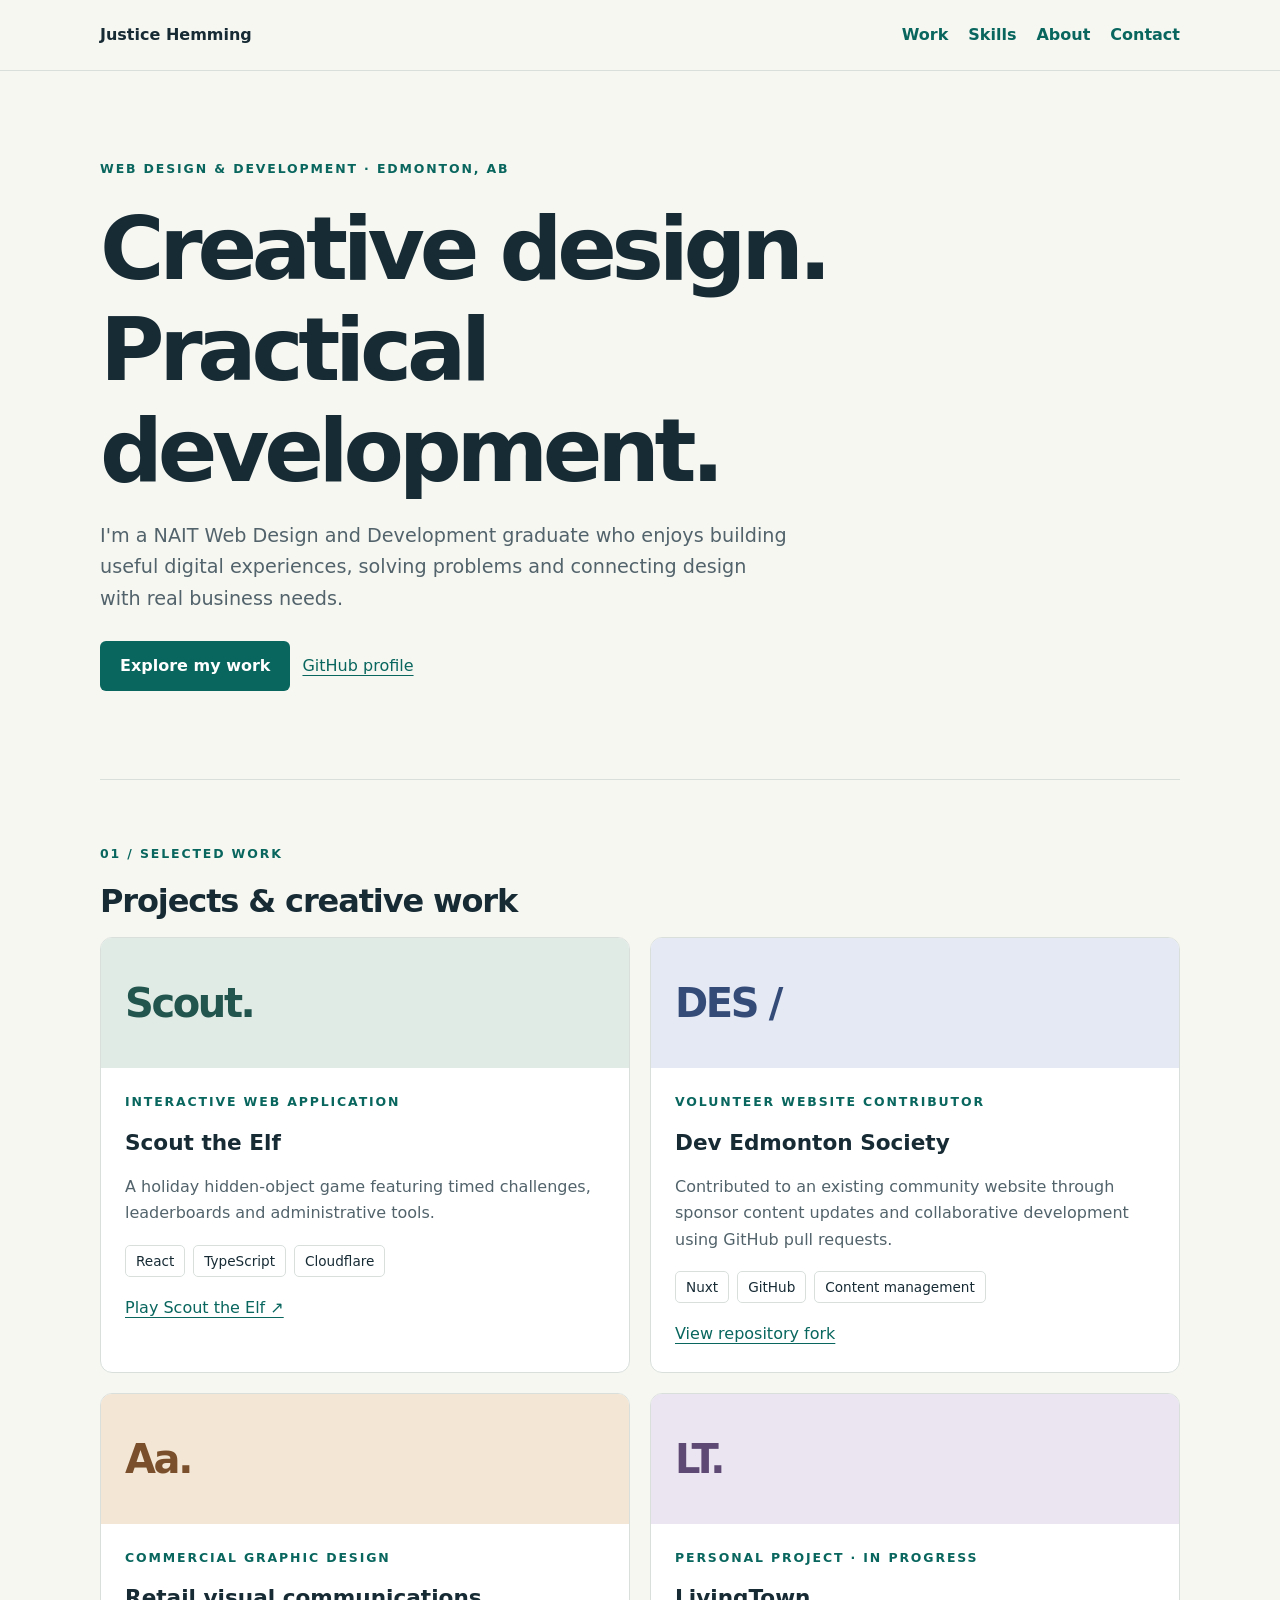
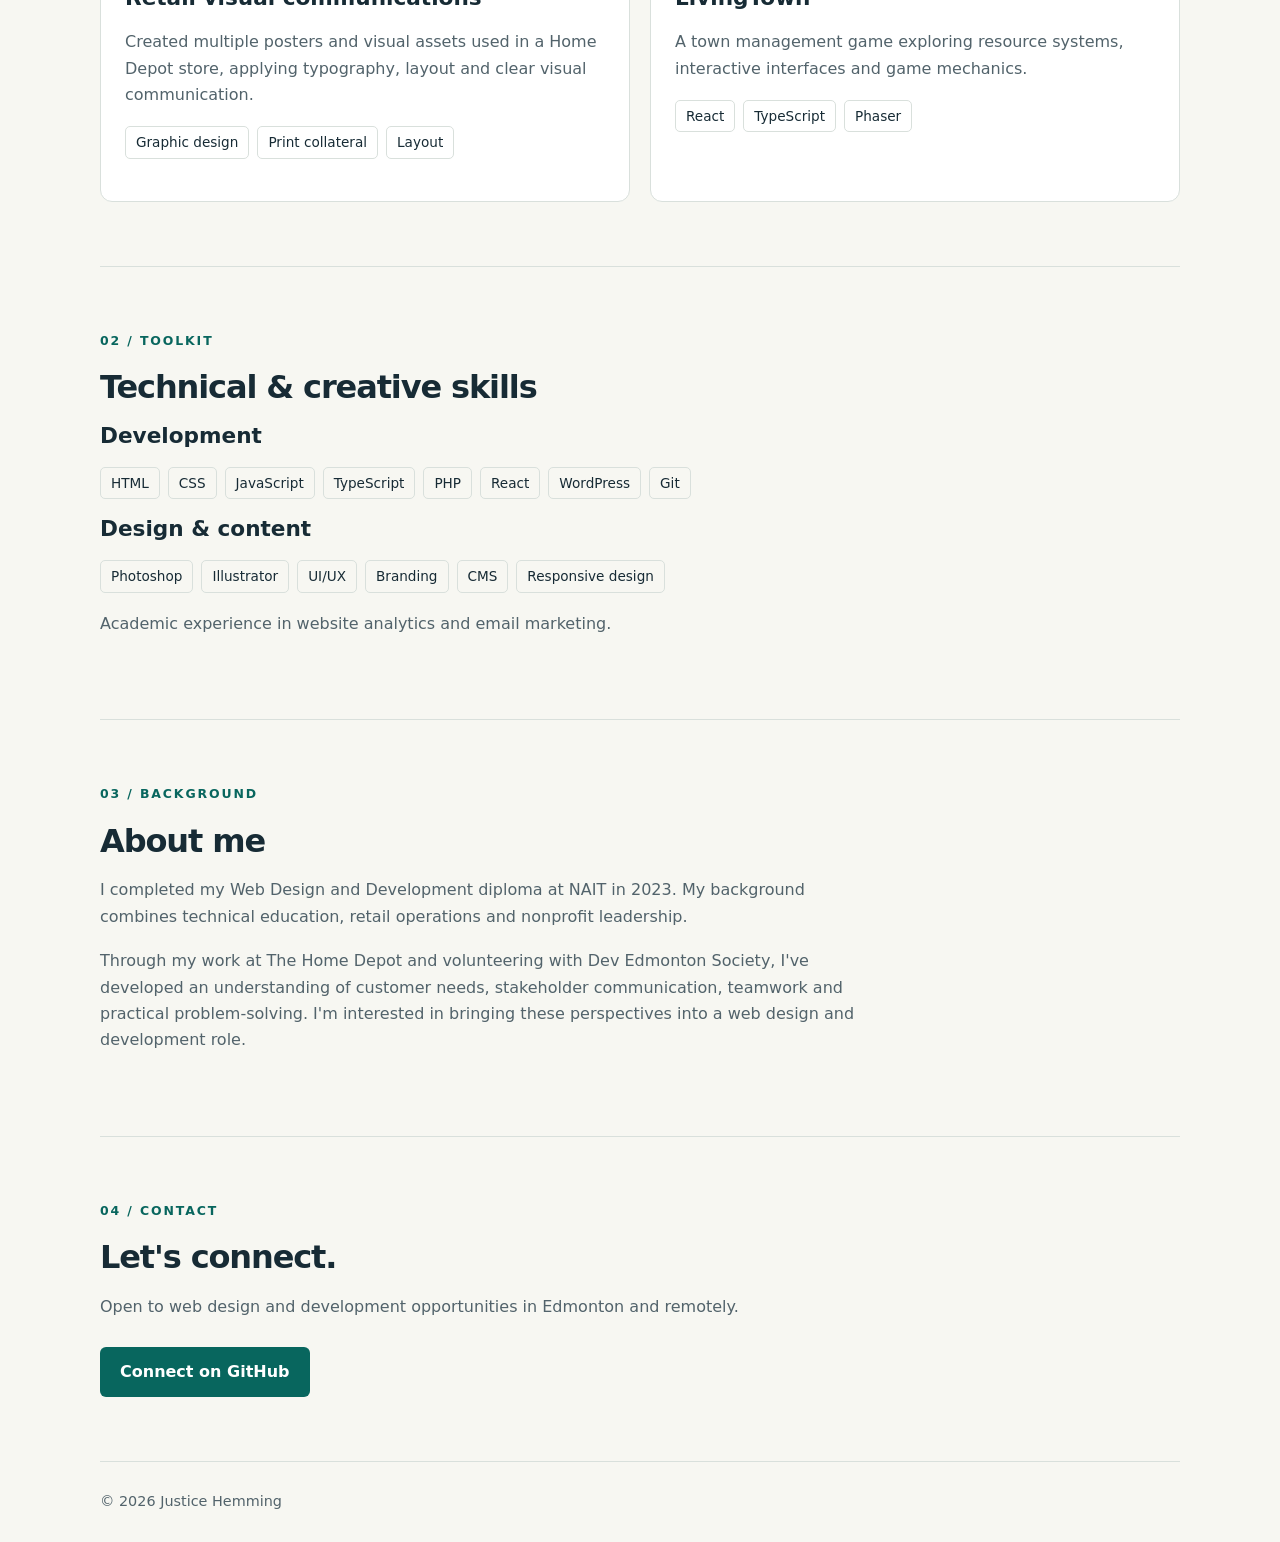
<file: index.html>
<!doctype html>
<html lang="en-CA">
<head>
<meta charset="utf-8">
<meta name="viewport" content="width=device-width, initial-scale=1">
<meta name="description" content="Justice Hemming — web design, development and creative projects in Edmonton, Alberta.">
<title>Justice Hemming | Design & Development</title>
<style>
:root{color-scheme:light;--ink:#172b35;--muted:#52636b;--accent:#08665e;--paper:#f7f7f2;--line:#d9e0dc}*{box-sizing:border-box}html{scroll-behavior:smooth}body{margin:0;background:var(--paper);color:var(--ink);font:16px/1.65 system-ui,sans-serif}a{color:var(--accent);text-underline-offset:4px}a:focus-visible{outline:3px solid var(--accent);outline-offset:5px}.wrap{width:min(1080px,calc(100% - 40px));margin:auto}header{border-bottom:1px solid var(--line)}nav{display:flex;justify-content:space-between;align-items:center;gap:20px;flex-wrap:wrap;padding:22px 0}nav a{font-weight:650;text-decoration:none}nav div{display:flex;gap:20px;flex-wrap:wrap}.brand{color:var(--ink)}section{padding:64px 0;border-bottom:1px solid var(--line)}.hero{padding:88px 0}.eyebrow{font-size:.78rem;font-weight:750;letter-spacing:.15em;text-transform:uppercase;color:var(--accent)}h1,h2,h3{line-height:1.15;margin:0 0 18px}h1{font-size:clamp(2.8rem,7vw,5.5rem);letter-spacing:-.06em;max-width:850px}h2{font-size:2rem;letter-spacing:-.035em}h3{font-size:1.35rem}p{margin:0 0 18px;color:var(--muted)}.lead{font-size:1.2rem;max-width:690px}.button{display:inline-block;background:var(--accent);color:white;padding:12px 20px;border-radius:6px;text-decoration:none;font-weight:650;margin:8px 12px 0 0}.grid{display:grid;grid-template-columns:repeat(2,minmax(0,1fr));gap:20px}.project{background:white;border:1px solid var(--line);border-radius:12px;overflow:hidden}.visual{height:130px;display:flex;align-items:center;padding:24px;background:#e1ebe6;color:#21554d;font-size:2.5rem;font-weight:800;letter-spacing:-.06em}.project:nth-child(2) .visual{background:#e4e9f4;color:#344b78}.project:nth-child(3) .visual{background:#f4e6d5;color:#79502b}.project:nth-child(4) .visual{background:#eae5f0;color:#5e4974}.content{padding:24px}.tags{display:flex;flex-wrap:wrap;gap:8px;list-style:none;padding:0;margin:18px 0}.tags li{border:1px solid var(--line);border-radius:5px;padding:4px 10px;font-size:.85rem}.about{max-width:760px}footer{padding:28px 0;color:var(--muted);font-size:.9rem}.skip{position:absolute;left:10px;top:-100px;background:white;padding:10px}.skip:focus{top:10px}@media(max-width:650px){.grid{grid-template-columns:1fr}section{padding:42px 0}.hero{padding:56px 0}}@media(prefers-reduced-motion:reduce){html{scroll-behavior:auto}}
</style>
</head>
<body>
<a class="skip" href="#main">Skip to content</a>
<header><nav class="wrap" aria-label="Main navigation"><a class="brand" href="#">Justice Hemming</a><div><a href="#work">Work</a><a href="#skills">Skills</a><a href="#about">About</a><a href="#contact">Contact</a></div></nav></header>
<main id="main" class="wrap">
<section class="hero"><p class="eyebrow">Web design &amp; development · Edmonton, AB</p><h1>Creative design.<br>Practical development.</h1><p class="lead">I'm a NAIT Web Design and Development graduate who enjoys building useful digital experiences, solving problems and connecting design with real business needs.</p><a class="button" href="#work">Explore my work</a><a href="https://github.com/Jhemming93">GitHub profile</a></section>
<section id="work"><p class="eyebrow">01 / Selected work</p><h2>Projects &amp; creative work</h2><div class="grid">
<article class="project"><div class="visual" aria-hidden="true">Scout.</div><div class="content"><p class="eyebrow">Interactive web application</p><h3>Scout the Elf</h3><p>A holiday hidden-object game featuring timed challenges, leaderboards and administrative tools.</p><ul class="tags"><li>React</li><li>TypeScript</li><li>Cloudflare</li></ul><a href="https://scoutfinder.enigmacyptic.workers.dev/">Play Scout the Elf ↗</a></div></article>
<article class="project"><div class="visual" aria-hidden="true">DES /</div><div class="content"><p class="eyebrow">Volunteer website contributor</p><h3>Dev Edmonton Society</h3><p>Contributed to an existing community website through sponsor content updates and collaborative development using GitHub pull requests.</p><ul class="tags"><li>Nuxt</li><li>GitHub</li><li>Content management</li></ul><a href="https://github.com/Jhemming93/DES-Website">View repository fork</a></div></article>
<article class="project"><div class="visual" aria-hidden="true">Aa.</div><div class="content"><p class="eyebrow">Commercial graphic design</p><h3>Retail visual communications</h3><p>Created multiple posters and visual assets used in a Home Depot store, applying typography, layout and clear visual communication.</p><ul class="tags"><li>Graphic design</li><li>Print collateral</li><li>Layout</li></ul></div></article>
<article class="project"><div class="visual" aria-hidden="true">LT.</div><div class="content"><p class="eyebrow">Personal project · In progress</p><h3>LivingTown</h3><p>A town management game exploring resource systems, interactive interfaces and game mechanics.</p><ul class="tags"><li>React</li><li>TypeScript</li><li>Phaser</li></ul></div></article>
</div></section>
<section id="skills"><p class="eyebrow">02 / Toolkit</p><h2>Technical &amp; creative skills</h2><h3>Development</h3><ul class="tags"><li>HTML</li><li>CSS</li><li>JavaScript</li><li>TypeScript</li><li>PHP</li><li>React</li><li>WordPress</li><li>Git</li></ul><h3>Design &amp; content</h3><ul class="tags"><li>Photoshop</li><li>Illustrator</li><li>UI/UX</li><li>Branding</li><li>CMS</li><li>Responsive design</li></ul><p>Academic experience in website analytics and email marketing.</p></section>
<section id="about"><p class="eyebrow">03 / Background</p><h2>About me</h2><div class="about"><p>I completed my Web Design and Development diploma at NAIT in 2023. My background combines technical education, retail operations and nonprofit leadership.</p><p>Through my work at The Home Depot and volunteering with Dev Edmonton Society, I've developed an understanding of customer needs, stakeholder communication, teamwork and practical problem-solving. I'm interested in bringing these perspectives into a web design and development role.</p></div></section>
<section id="contact"><p class="eyebrow">04 / Contact</p><h2>Let's connect.</h2><p>Open to web design and development opportunities in Edmonton and remotely.</p><a class="button" href="https://github.com/Jhemming93">Connect on GitHub</a></section>
</main><footer class="wrap">© 2026 Justice Hemming</footer>
</body></html>
</file>
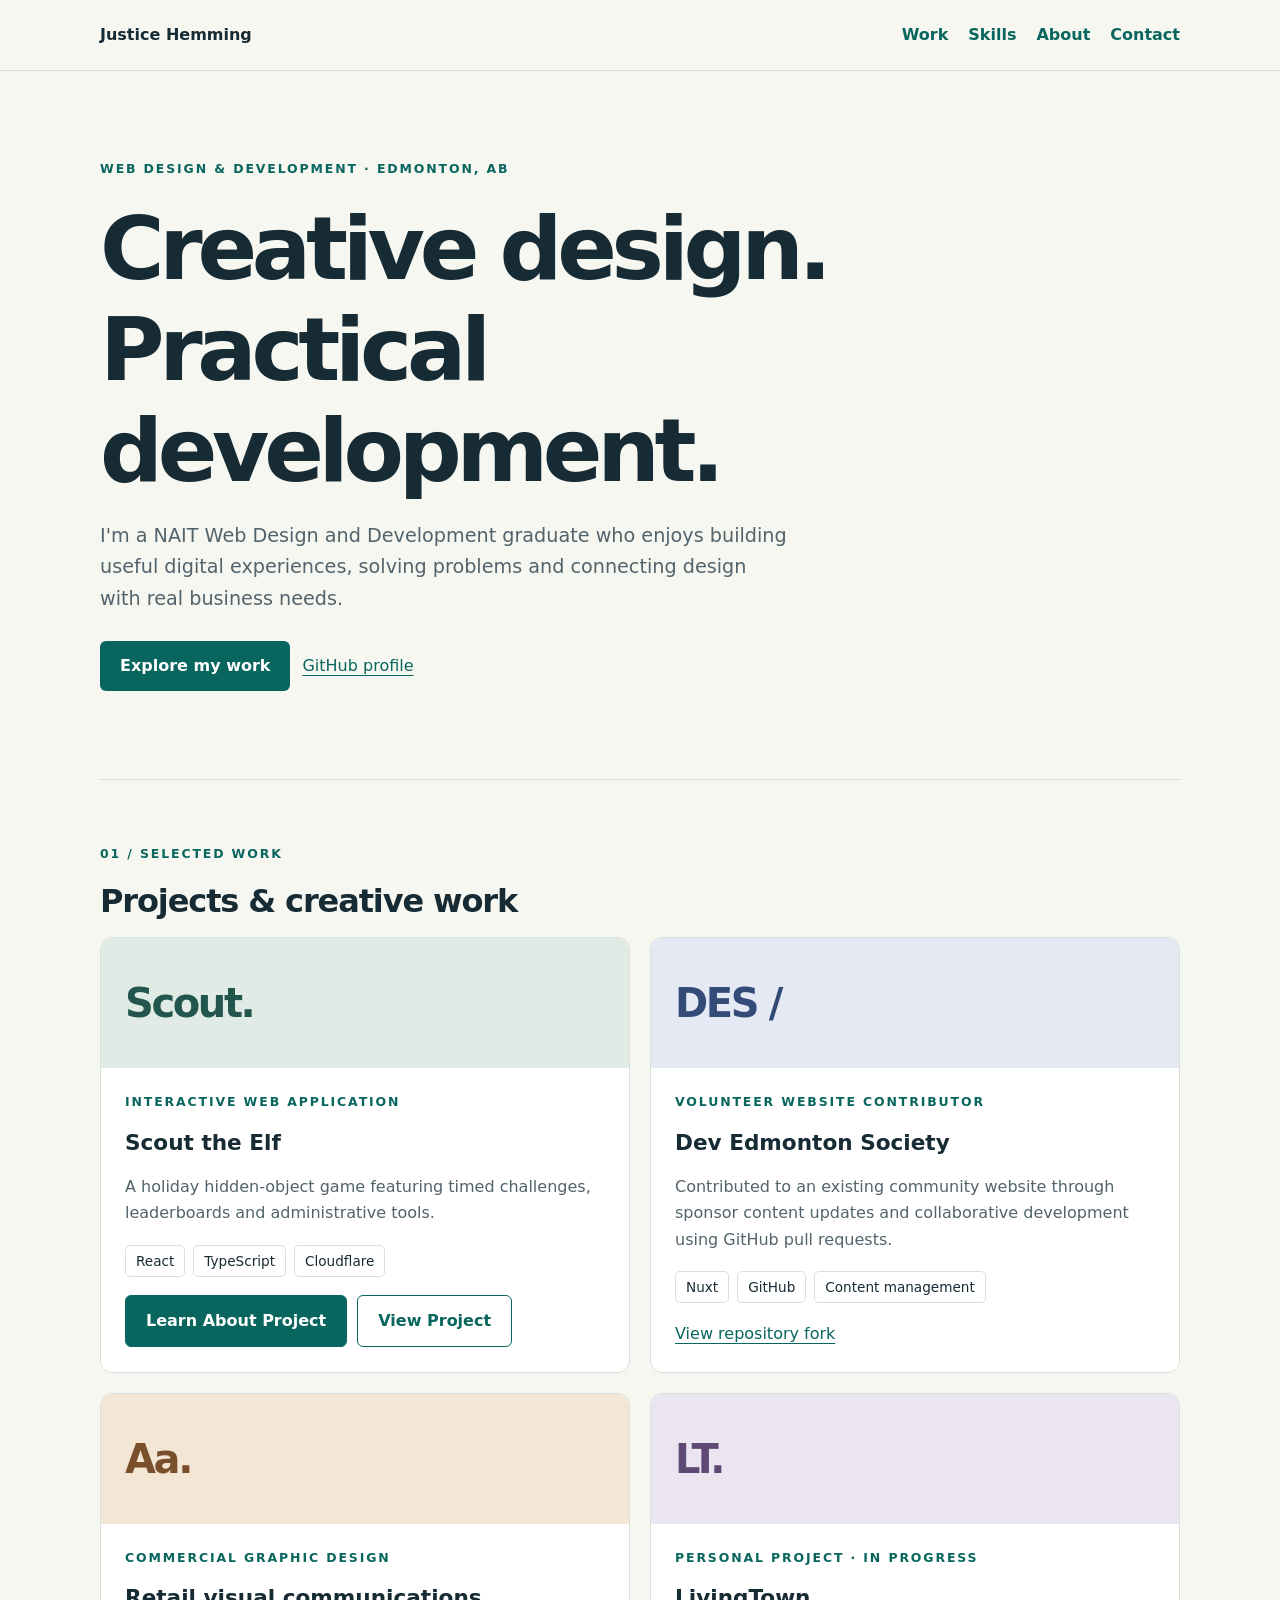
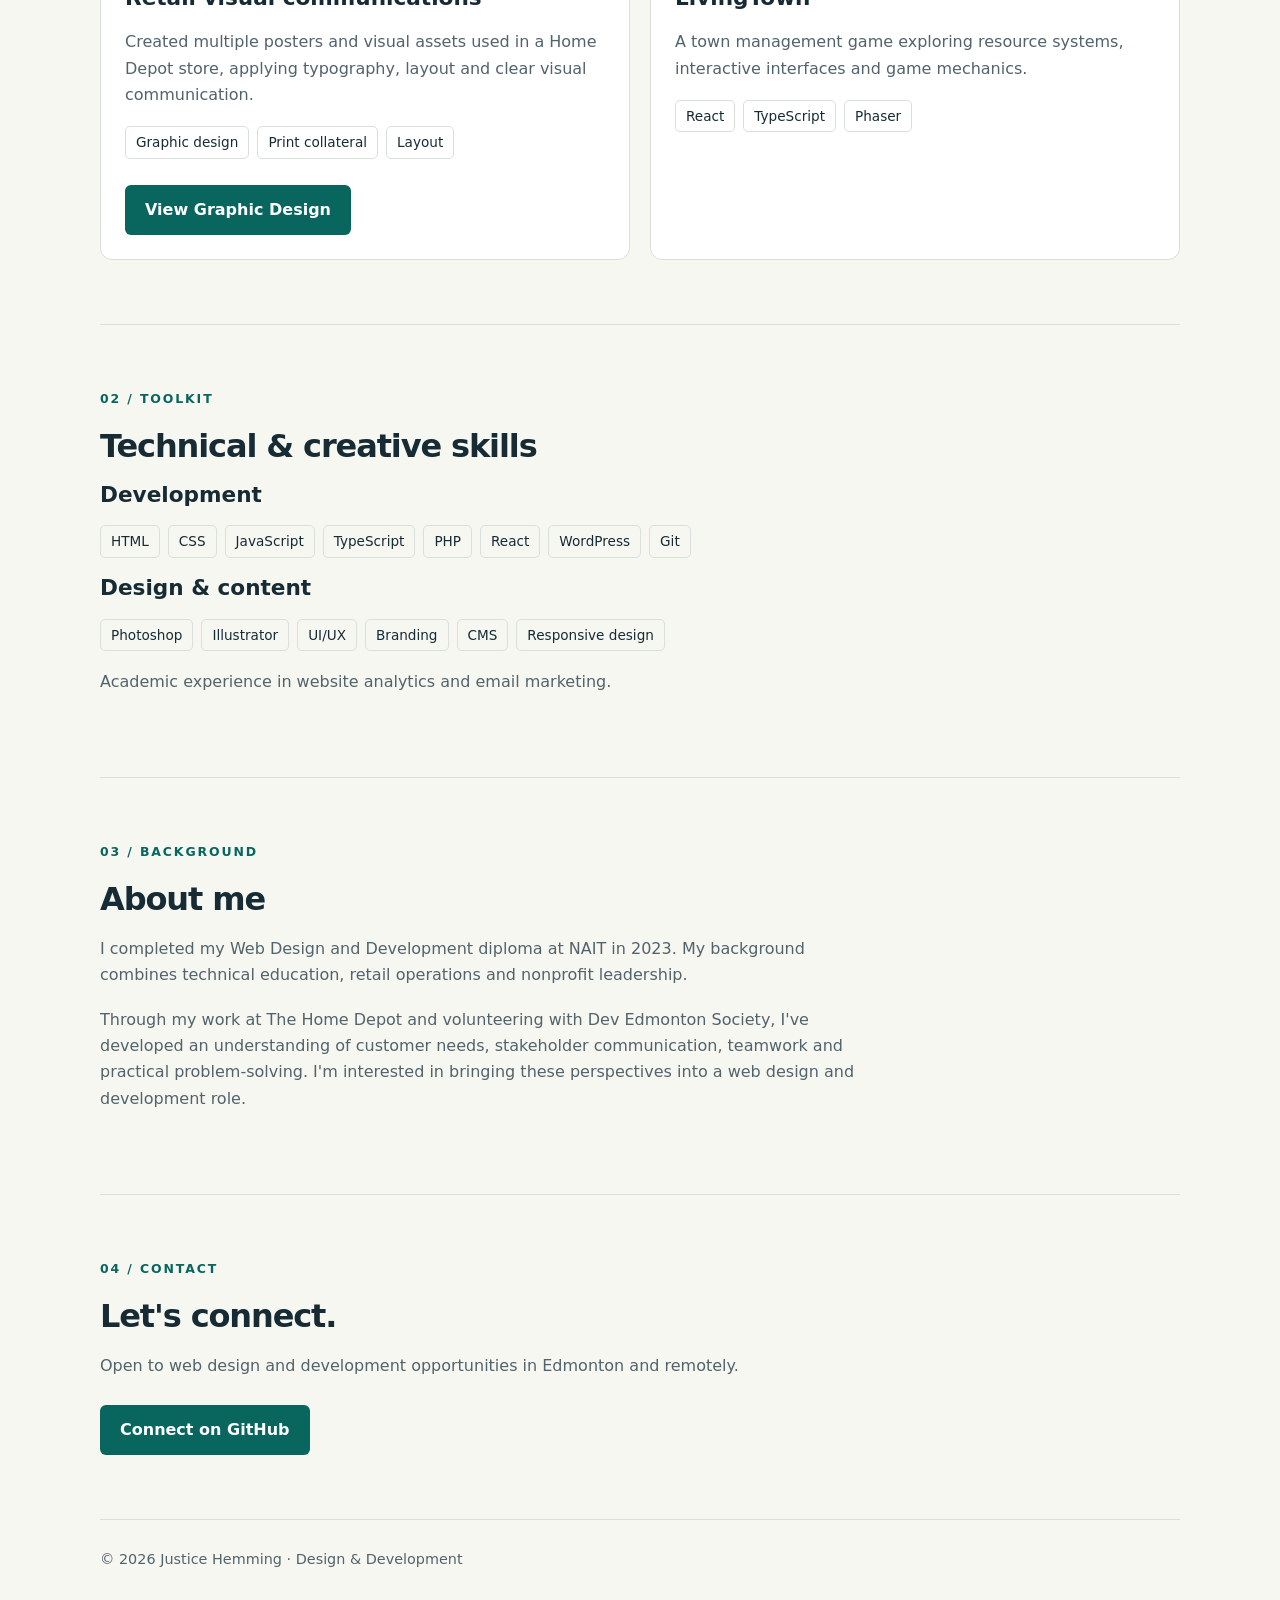
<file: public/index.html>
<!doctype html>
<html lang="en-CA">
  <head>
    <meta charset="utf-8" />
    <meta name="viewport" content="width=device-width, initial-scale=1" />
    <meta
      name="description"
      content="Justice Hemming — web design, development and creative projects in Edmonton, Alberta."
    />
    <link rel="stylesheet" href="css/main.css" />
    <title>Justice Hemming | Design & Development</title>
  </head>
  <body>
    <a class="skip" href="#main">Skip to content</a>
    <header>
      <nav class="wrap" aria-label="Main navigation">
        <a class="brand" href="#">Justice Hemming</a>
        <div>
          <a href="#work">Work</a><a href="#skills">Skills</a
          ><a href="#about">About</a><a href="#contact">Contact</a>
        </div>
      </nav>
    </header>
    <main id="main" class="wrap">
      <section class="hero">
        <p class="eyebrow">Web design &amp; development · Edmonton, AB</p>
        <h1>Creative design.<br />Practical development.</h1>
        <p class="lead">
          I'm a NAIT Web Design and Development graduate who enjoys building
          useful digital experiences, solving problems and connecting design
          with real business needs.
        </p>
        <a class="button" href="#work">Explore my work</a
        ><a href="https://github.com/Jhemming93">GitHub profile</a>
      </section>
      <section id="work">
        <p class="eyebrow">01 / Selected work</p>
        <h2>Projects &amp; creative work</h2>
        <div class="grid">
          <article class="project">
            <div class="visual" aria-hidden="true">Scout.</div>
            <div class="content">
              <p class="eyebrow">Interactive web application</p>
              <h3>Scout the Elf</h3>
              <p>
                A holiday hidden-object game featuring timed challenges,
                leaderboards and administrative tools.
              </p>
              <ul class="tags">
                <li>React</li>
                <li>TypeScript</li>
                <li>Cloudflare</li>
              </ul>
              <div class="project-actions">
                <a class="button" href="scout-the-elf.html">Learn About Project</a>
                <a class="button button-secondary"
                  href="https://scoutfinder.enigmacyptic.workers.dev/"
                  target="_blank" rel="noopener noreferrer">View Project</a>
              </div>
            </div>
          </article>
          <article class="project">
            <div class="visual" aria-hidden="true">DES /</div>
            <div class="content">
              <p class="eyebrow">Volunteer website contributor</p>
              <h3>Dev Edmonton Society</h3>
              <p>
                Contributed to an existing community website through sponsor
                content updates and collaborative development using GitHub pull
                requests.
              </p>
              <ul class="tags">
                <li>Nuxt</li>
                <li>GitHub</li>
                <li>Content management</li>
              </ul>
              <a href="https://github.com/Jhemming93/DES-Website"
                >View repository fork</a
              >
            </div>
          </article>
          <article class="project">
            <div class="visual" aria-hidden="true">Aa.</div>
            <div class="content">
              <p class="eyebrow">Commercial graphic design</p>
              <h3>Retail visual communications</h3>
              <p>
                Created multiple posters and visual assets used in a Home Depot
                store, applying typography, layout and clear visual
                communication.
              </p>
              <ul class="tags">
                <li>Graphic design</li>
                <li>Print collateral</li>
                <li>Layout</li>
              </ul>
              <a class="button" href="graphic-design.html">View Graphic Design</a>
            </div>
          </article>
          <article class="project">
            <div class="visual" aria-hidden="true">LT.</div>
            <div class="content">
              <p class="eyebrow">Personal project · In progress</p>
              <h3>LivingTown</h3>
              <p>
                A town management game exploring resource systems, interactive
                interfaces and game mechanics.
              </p>
              <ul class="tags">
                <li>React</li>
                <li>TypeScript</li>
                <li>Phaser</li>
              </ul>
            </div>
          </article>
        </div>
      </section>
      <section id="skills">
        <p class="eyebrow">02 / Toolkit</p>
        <h2>Technical &amp; creative skills</h2>
        <h3>Development</h3>
        <ul class="tags">
          <li>HTML</li>
          <li>CSS</li>
          <li>JavaScript</li>
          <li>TypeScript</li>
          <li>PHP</li>
          <li>React</li>
          <li>WordPress</li>
          <li>Git</li>
        </ul>
        <h3>Design &amp; content</h3>
        <ul class="tags">
          <li>Photoshop</li>
          <li>Illustrator</li>
          <li>UI/UX</li>
          <li>Branding</li>
          <li>CMS</li>
          <li>Responsive design</li>
        </ul>
        <p>Academic experience in website analytics and email marketing.</p>
      </section>
      <section id="about">
        <p class="eyebrow">03 / Background</p>
        <h2>About me</h2>
        <div class="about">
          <p>
            I completed my Web Design and Development diploma at NAIT in 2023.
            My background combines technical education, retail operations and
            nonprofit leadership.
          </p>
          <p>
            Through my work at The Home Depot and volunteering with Dev Edmonton
            Society, I've developed an understanding of customer needs,
            stakeholder communication, teamwork and practical problem-solving.
            I'm interested in bringing these perspectives into a web design and
            development role.
          </p>
        </div>
      </section>
      <section id="contact">
        <p class="eyebrow">04 / Contact</p>
        <h2>Let's connect.</h2>
        <p>
          Open to web design and development opportunities in Edmonton and
          remotely.
        </p>
        <a class="button" href="https://github.com/Jhemming93"
          >Connect on GitHub</a
        >
      </section>
    </main>
    <footer class="wrap">© 2026 Justice Hemming · Design &amp; Development</footer>
  </body>
</html>
</file>
<file: public/css/main.css>
:root {
  color-scheme: light;
  --ink: #172b35;
  --muted: #52636b;
  --accent: #08665e;
  --paper: #f7f7f2;
  --line: #d9e0dc;
}
* {
  box-sizing: border-box;
}
html {
  scroll-behavior: smooth;
}
body {
  margin: 0;
  background: var(--paper);
  color: var(--ink);
  font:
    16px/1.65 system-ui,
    sans-serif;
}
a {
  color: var(--accent);
  text-underline-offset: 4px;
}
a:focus-visible {
  outline: 3px solid var(--accent);
  outline-offset: 5px;
}
.wrap {
  width: min(1080px, calc(100% - 40px));
  margin: auto;
}
header {
  border-bottom: 1px solid var(--line);
}
nav {
  display: flex;
  justify-content: space-between;
  align-items: center;
  gap: 20px;
  flex-wrap: wrap;
  padding: 22px 0;
}
nav a {
  font-weight: 650;
  text-decoration: none;
}
nav div {
  display: flex;
  gap: 20px;
  flex-wrap: wrap;
}
.brand {
  color: var(--ink);
}
section {
  padding: 64px 0;
  border-bottom: 1px solid var(--line);
}
.hero {
  padding: 88px 0;
}
.eyebrow {
  font-size: 0.78rem;
  font-weight: 750;
  letter-spacing: 0.15em;
  text-transform: uppercase;
  color: var(--accent);
}
h1,
h2,
h3 {
  line-height: 1.15;
  margin: 0 0 18px;
}
h1 {
  font-size: clamp(2.8rem, 7vw, 5.5rem);
  letter-spacing: -0.06em;
  max-width: 850px;
}
h2 {
  font-size: 2rem;
  letter-spacing: -0.035em;
}
h3 {
  font-size: 1.35rem;
}
p {
  margin: 0 0 18px;
  color: var(--muted);
}
.lead {
  font-size: 1.2rem;
  max-width: 690px;
}
.button {
  display: inline-block;
  background: var(--accent);
  color: white;
  padding: 12px 20px;
  border-radius: 6px;
  text-decoration: none;
  font-weight: 650;
  margin: 8px 12px 0 0;
}
.grid {
  display: grid;
  grid-template-columns: repeat(2, minmax(0, 1fr));
  gap: 20px;
}
.project {
  background: white;
  border: 1px solid var(--line);
  border-radius: 12px;
  overflow: hidden;
}
.visual {
  height: 130px;
  display: flex;
  align-items: center;
  padding: 24px;
  background: #e1ebe6;
  color: #21554d;
  font-size: 2.5rem;
  font-weight: 800;
  letter-spacing: -0.06em;
}
.project:nth-child(2) .visual {
  background: #e4e9f4;
  color: #344b78;
}
.project:nth-child(3) .visual {
  background: #f4e6d5;
  color: #79502b;
}
.project:nth-child(4) .visual {
  background: #eae5f0;
  color: #5e4974;
}
.content {
  padding: 24px;
}
.tags {
  display: flex;
  flex-wrap: wrap;
  gap: 8px;
  list-style: none;
  padding: 0;
  margin: 18px 0;
}
.tags li {
  border: 1px solid var(--line);
  border-radius: 5px;
  padding: 4px 10px;
  font-size: 0.85rem;
}
.about {
  max-width: 760px;
}
footer {
  padding: 28px 0;
  color: var(--muted);
  font-size: 0.9rem;
}
.skip {
  position: absolute;
  left: 10px;
  top: -100px;
  background: white;
  padding: 10px;
}
.skip:focus {
  top: 10px;
}
@media (max-width: 650px) {
  .grid {
    grid-template-columns: 1fr;
  }
  section {
    padding: 42px 0;
  }
  .hero {
    padding: 56px 0;
  }
}
@media (prefers-reduced-motion: reduce) {
  html {
    scroll-behavior: auto;
  }
}

.button-secondary {
  background: #fff;
  color: var(--accent);
  border: 1px solid var(--accent);
}
.button-secondary:hover {
  background: var(--accent);
  color: #fff;
}
.project-actions {
  display: flex;
  flex-wrap: wrap;
  gap: 10px;
}
.project-actions .button {
  margin: 0;
  text-align: center;
  border: 1px solid var(--accent);
}
@media (max-width: 480px) {
  .project-actions { flex-direction: column; }
  .wrap { width: calc(100% - 28px); }
  nav div { gap: 12px; }
  nav a { padding-block: 5px; }
  h1 { font-size: clamp(2rem, 10vw, 2.8rem); overflow-wrap: anywhere; }
  .content { padding: 18px; }
}

.case-image { margin: 20px 0; }
.case-image img { display: block; width: 100%; max-height: 650px; object-fit: contain; background: #e1ebe6; border: 1px solid var(--line); border-radius: 8px; }
.case-image figcaption { color: var(--muted); font-size: .9rem; padding-top: 8px; }
</file>
